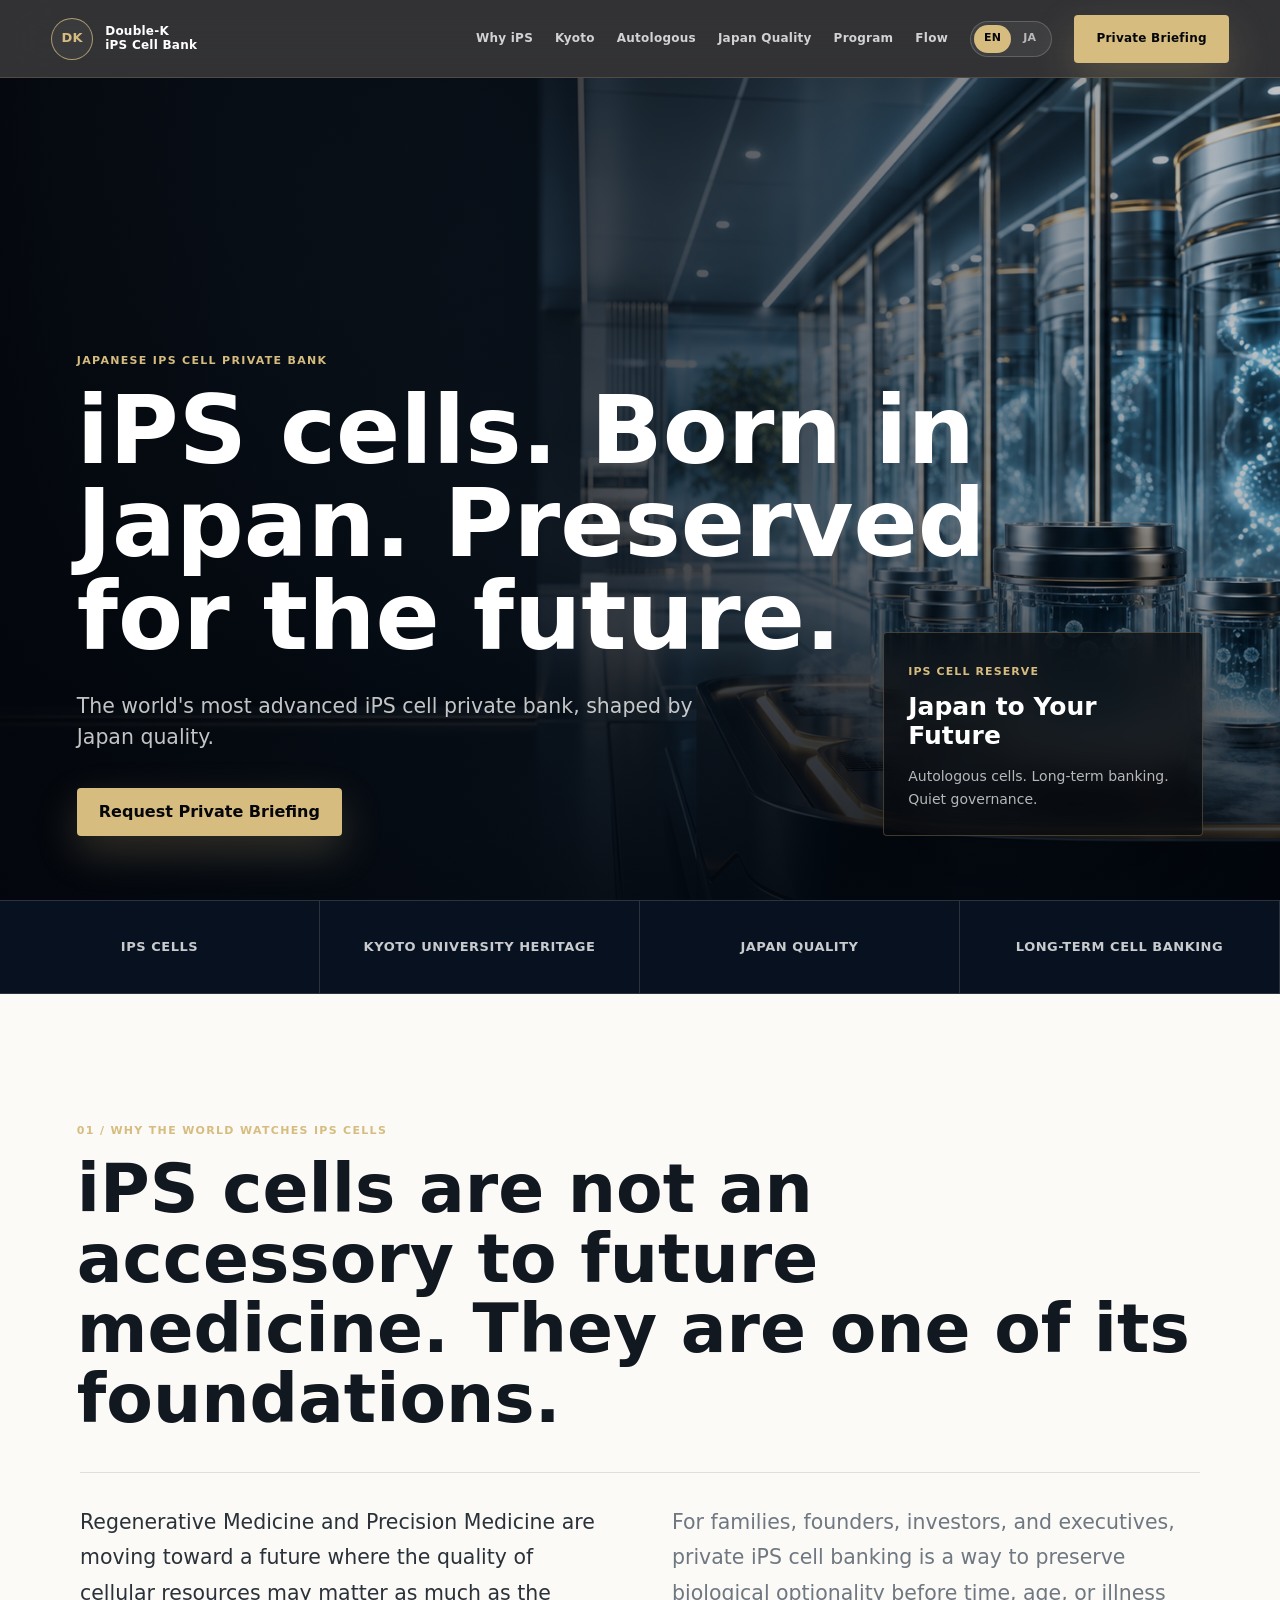
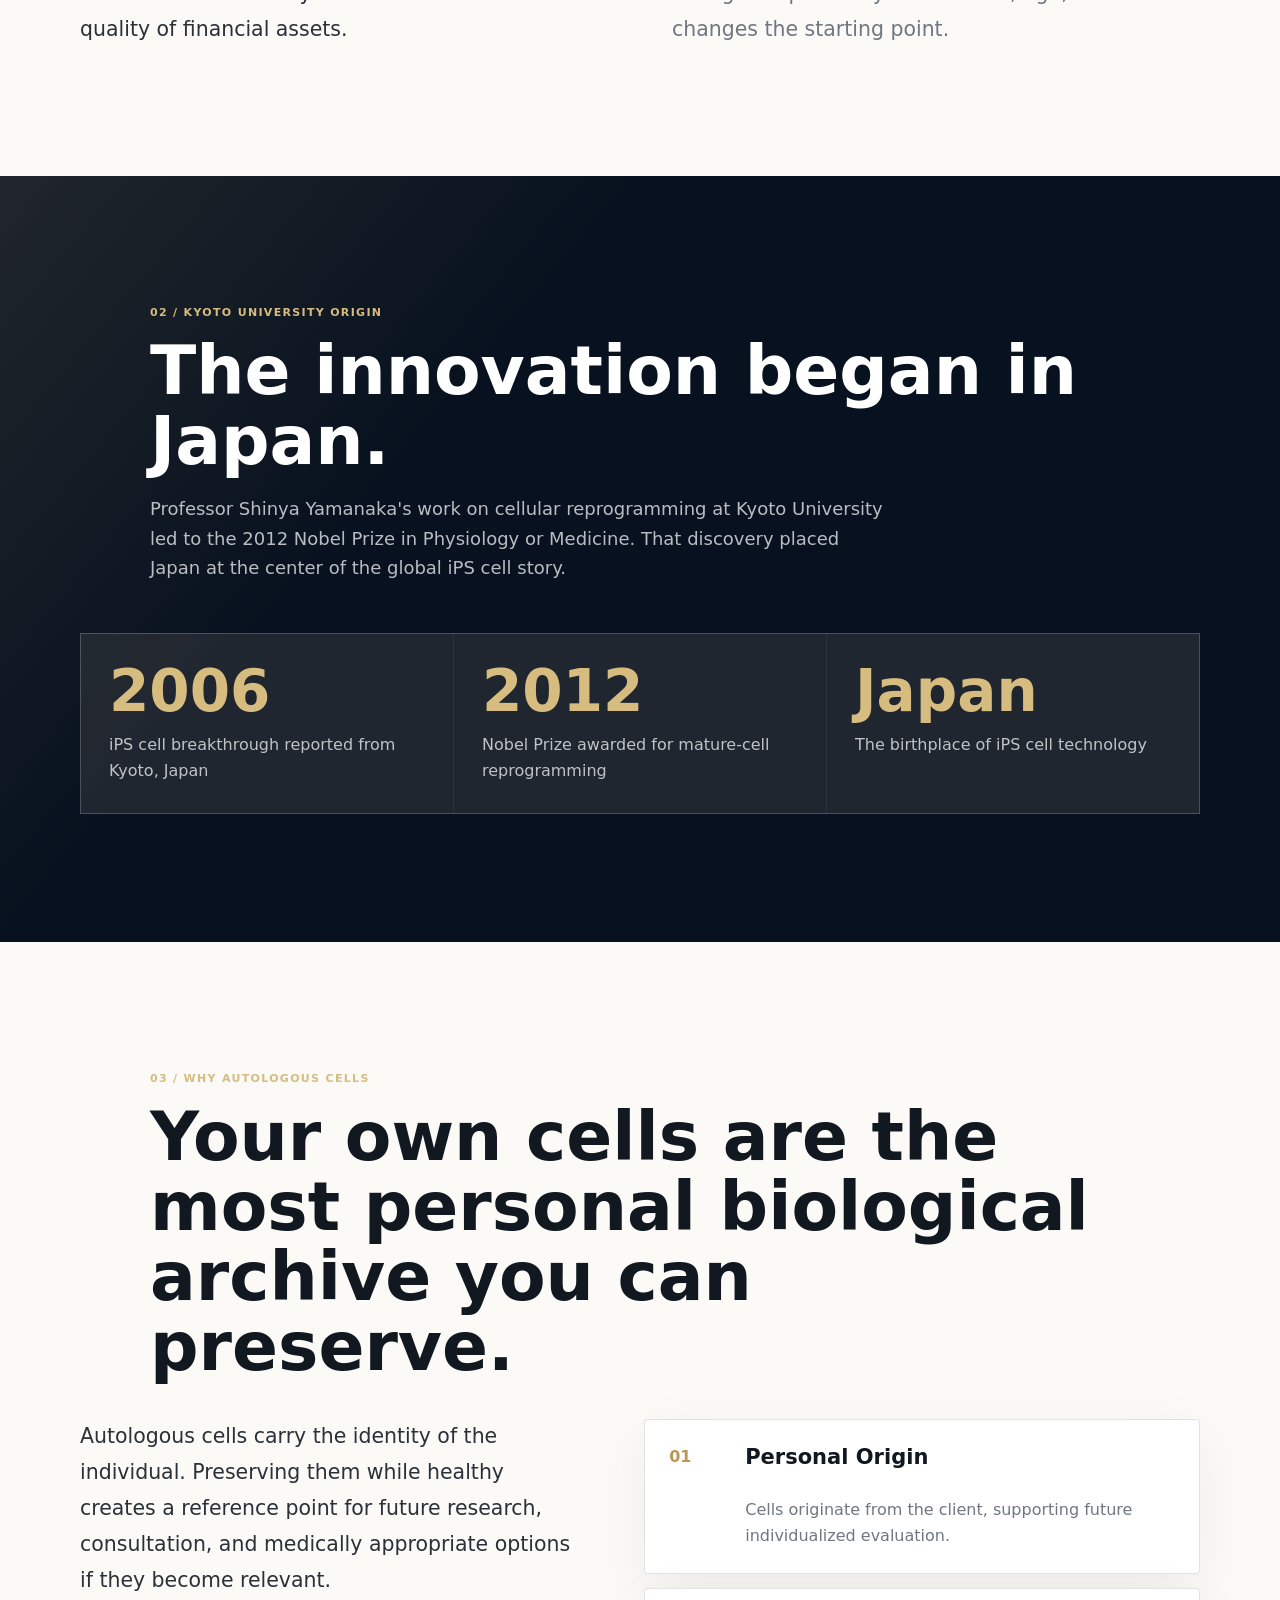
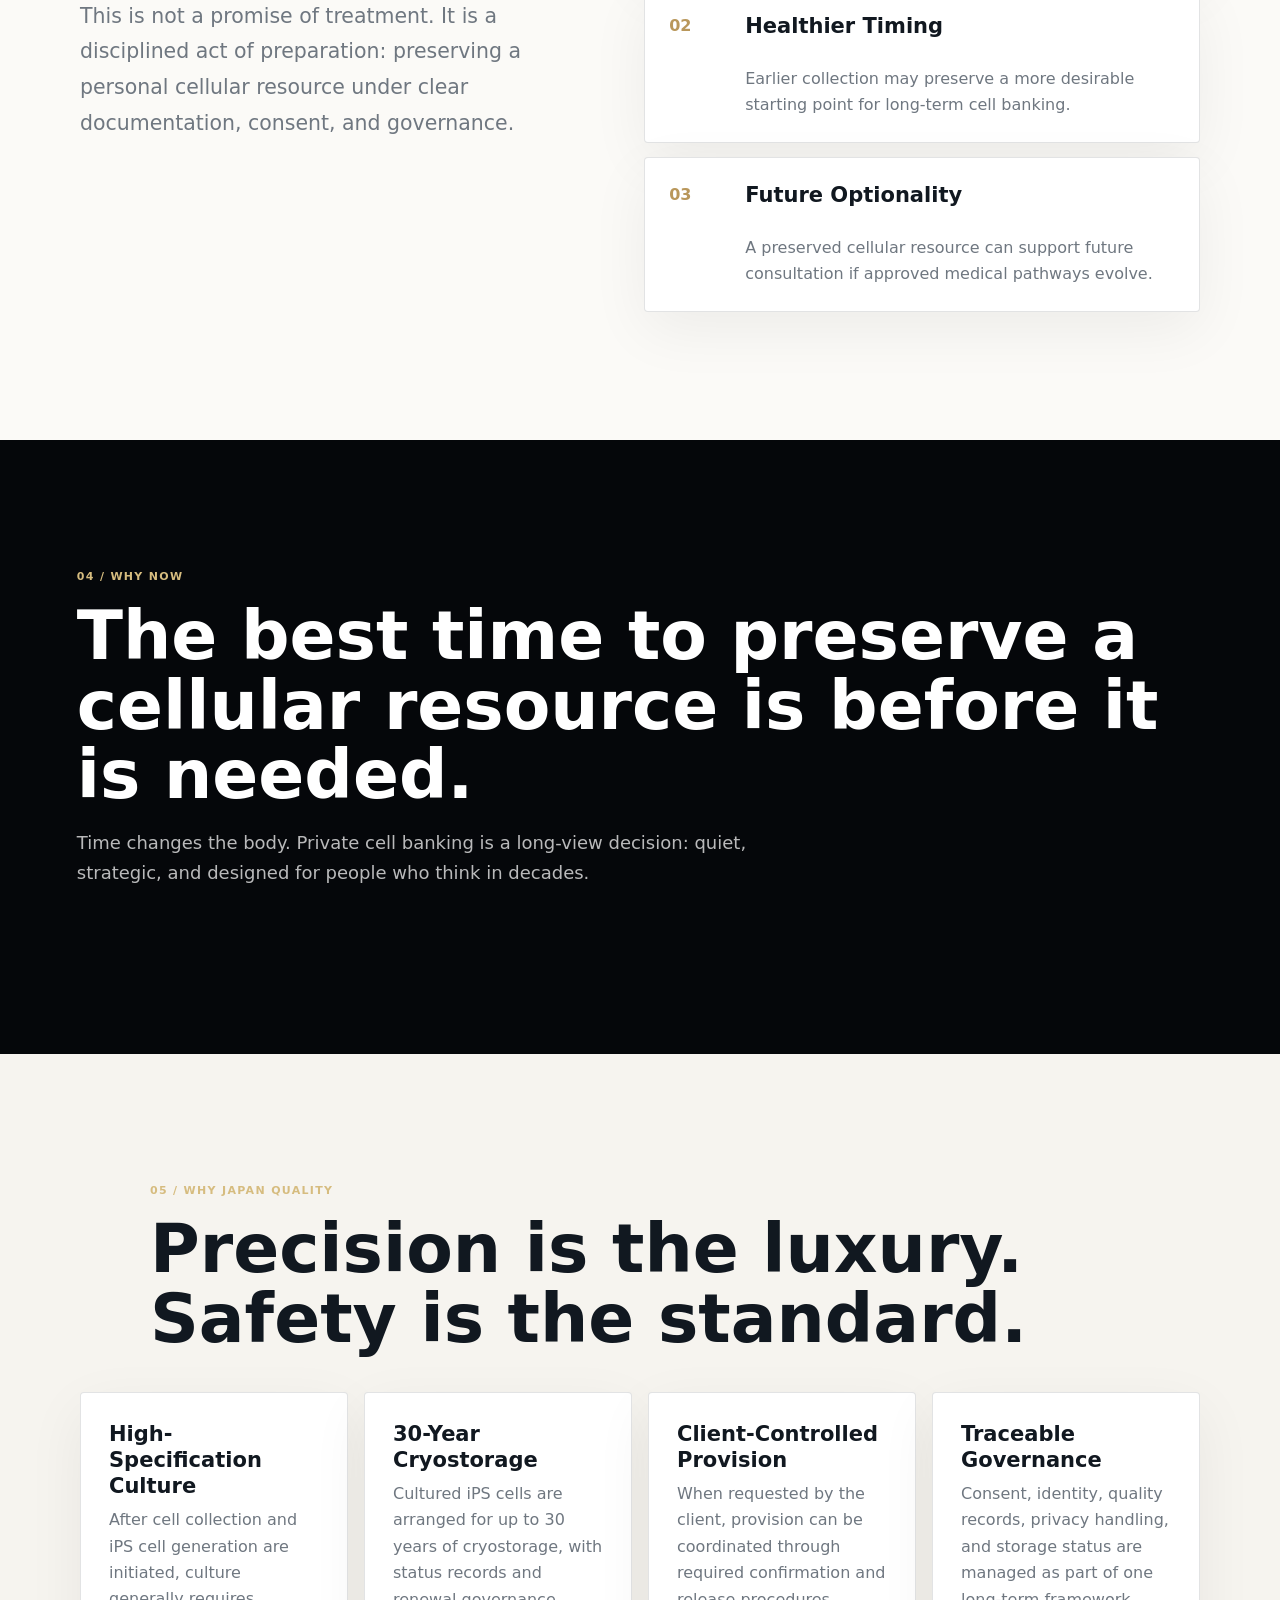
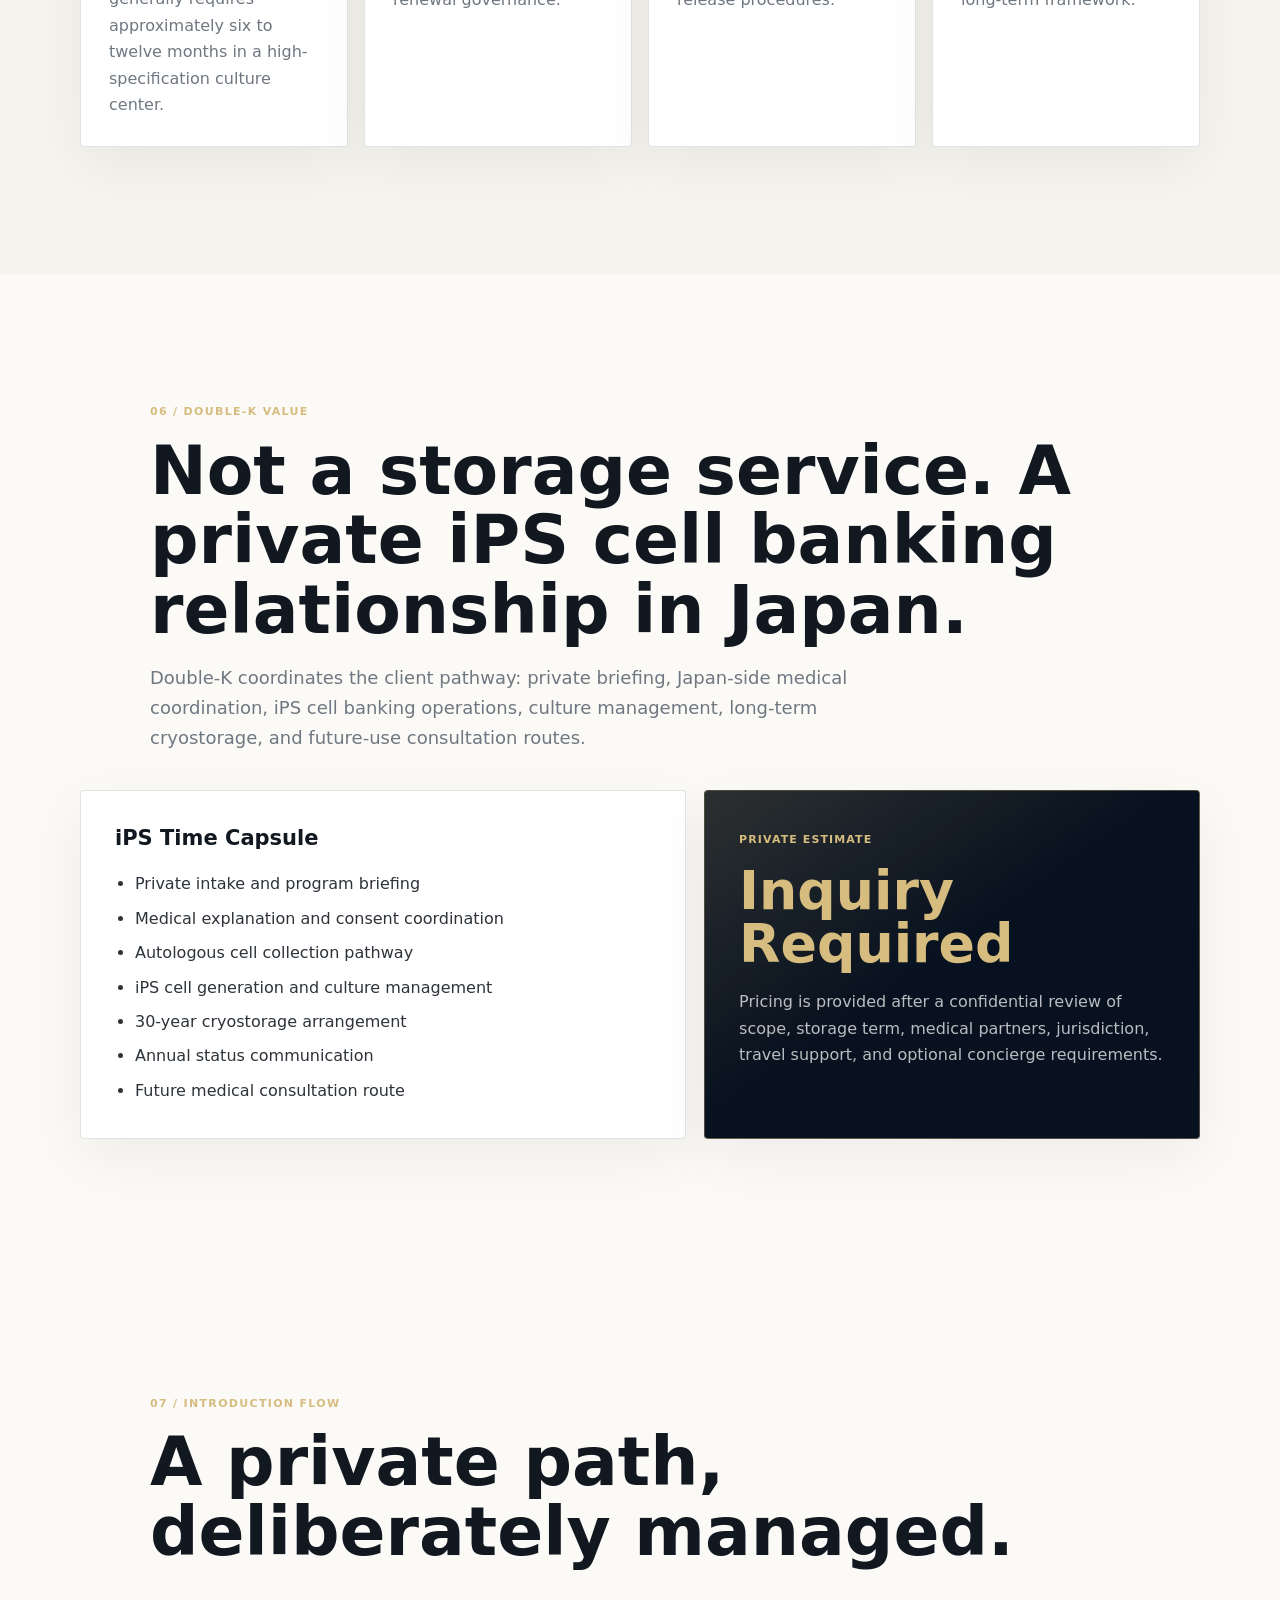
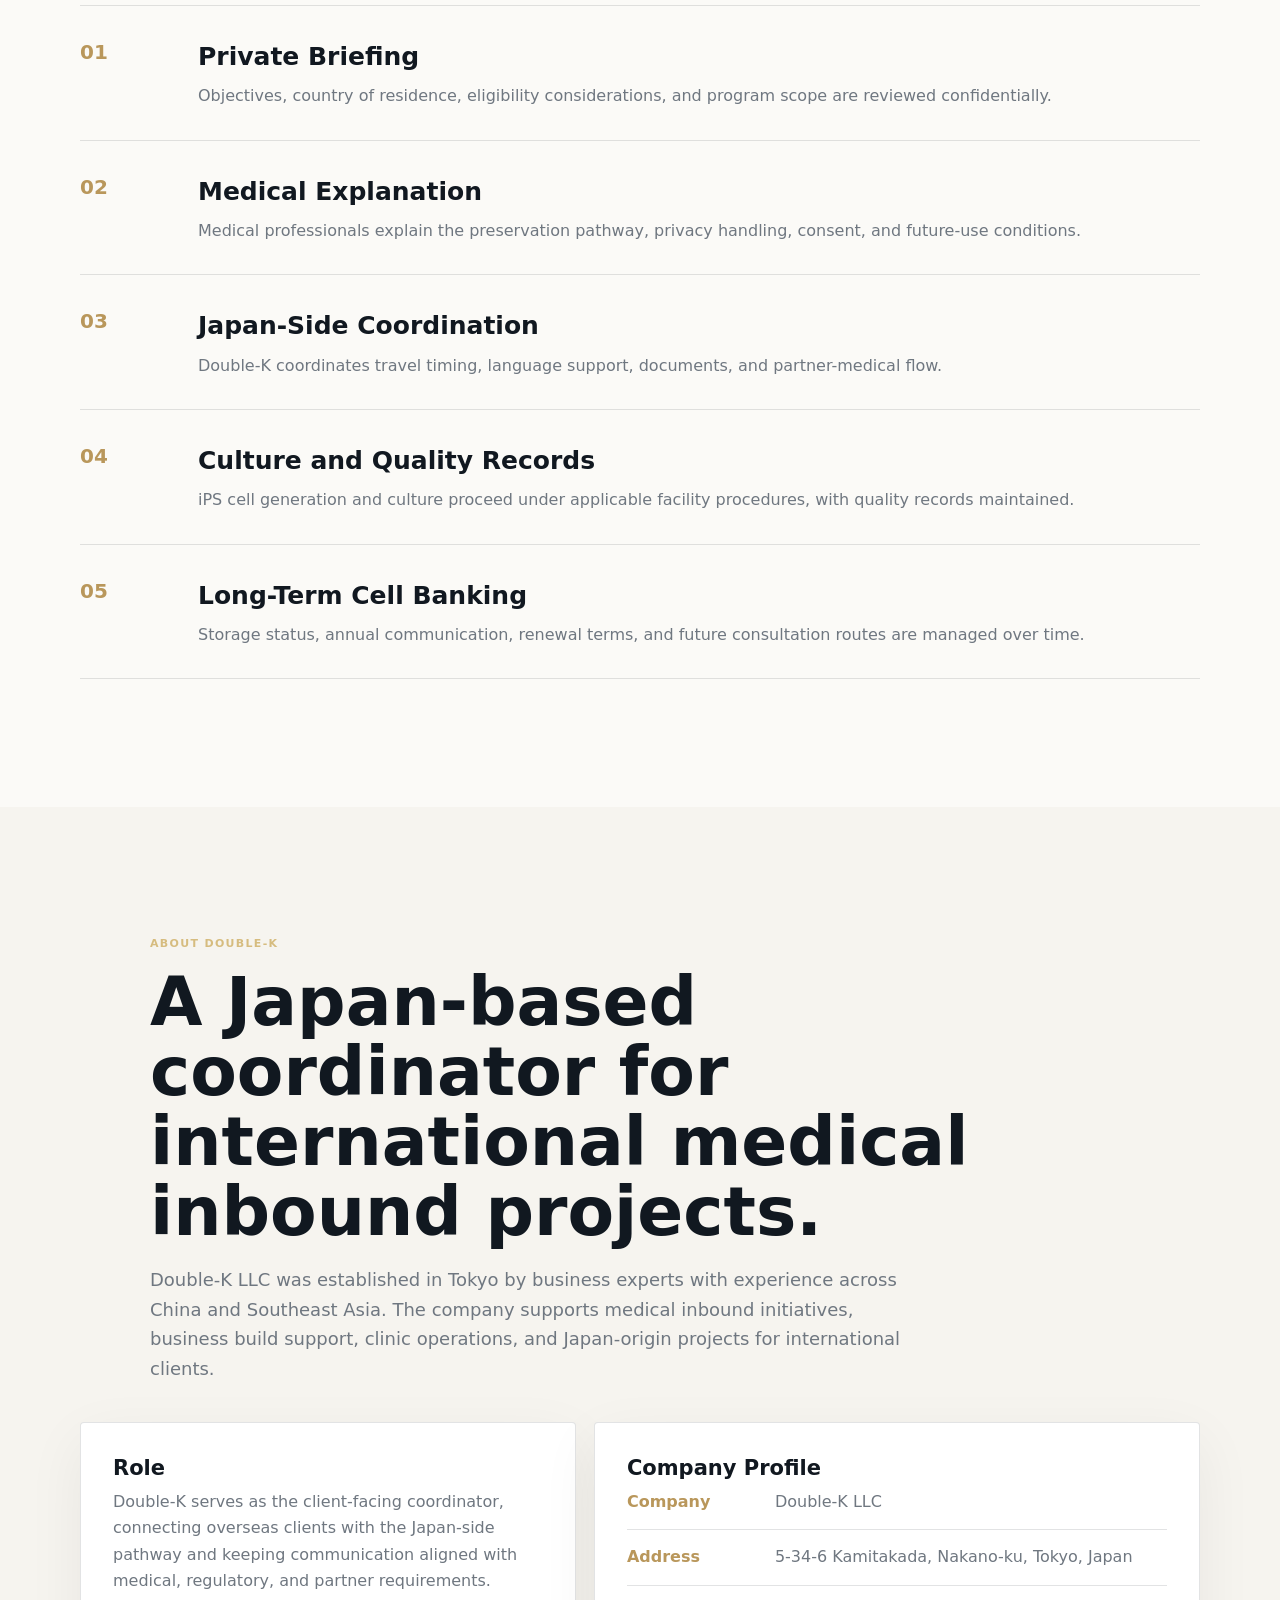
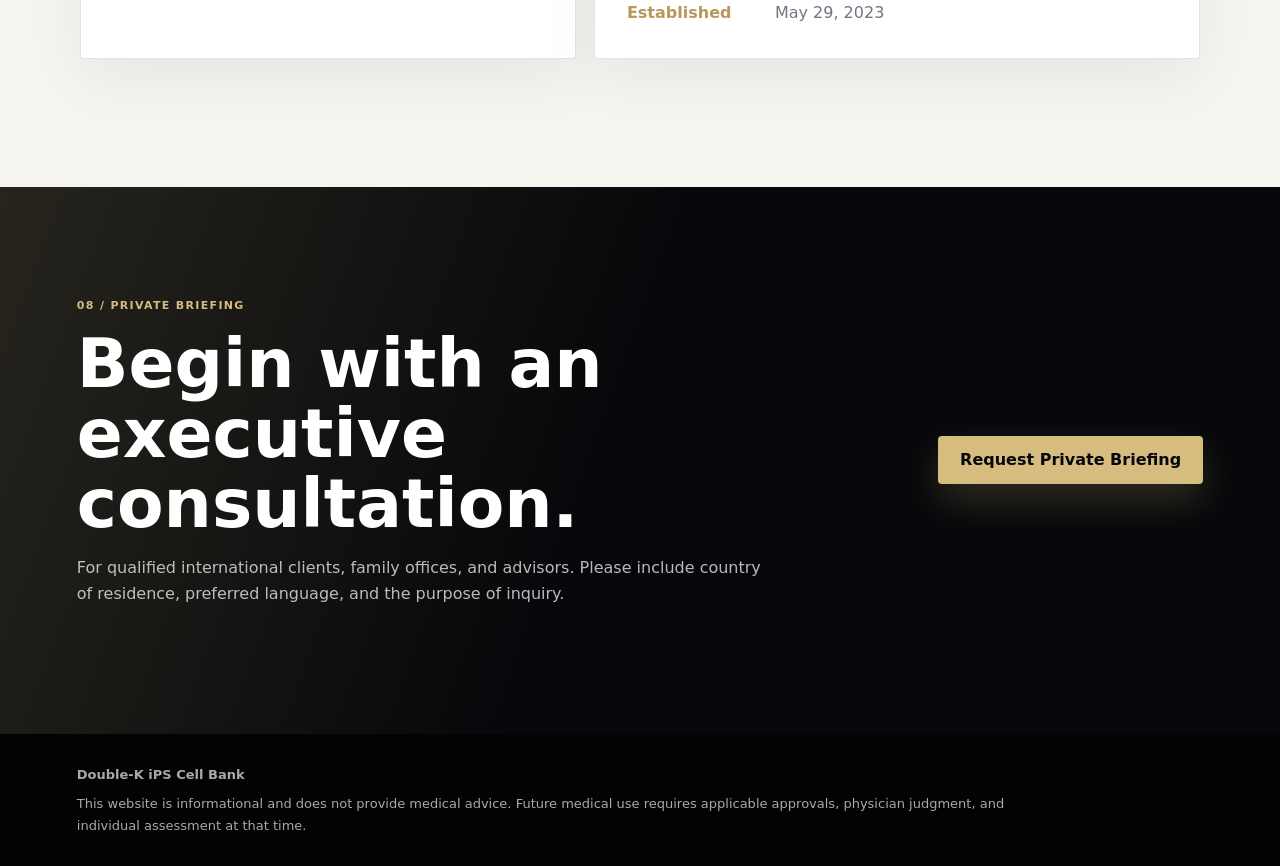
<file: index.html>
<!doctype html>
<html lang="en">
<head>
  <meta charset="utf-8">
  <meta name="viewport" content="width=device-width, initial-scale=1">
  <link rel="icon" type="image/svg+xml" href="assets/favicon.svg">
  <title>Double-K iPS Cell Bank | The World's Most Advanced iPS Cell Private Bank</title>
  <meta name="description" content="A Japan-quality private iPS cell bank for international executives, family offices, and future-focused clients seeking long-term cell banking built around Kyoto University licensed iPS cell technology.">
  <meta property="og:site_name" content="Double-K iPS Cell Bank">
  <meta property="og:title" content="Double-K iPS Cell Bank | The World's Most Advanced iPS Cell Private Bank">
  <meta property="og:description" content="World-class iPS cell private banking in Japan, designed for long-term cell preservation and future medical optionality.">
  <meta property="og:type" content="website">
  <meta property="og:image" content="assets/ips-cell-bank-hero.png">
  <meta name="twitter:card" content="summary_large_image">
  <link rel="stylesheet" href="styles.css">
</head>
<body>
  <header class="site-header">
    <a class="brand" href="#top" aria-label="Double-K iPS Cell Bank home">
      <span class="brand-mark">DK</span>
      <span>Double-K<br>iPS Cell Bank</span>
    </a>
    <button class="menu-button" type="button" aria-expanded="false" aria-controls="site-nav" aria-label="Open navigation">
      <span></span><span></span><span></span>
    </button>
    <nav id="site-nav" class="site-nav">
      <a href="#why">Why iPS</a>
      <a href="#origin">Kyoto</a>
      <a href="#cells">Autologous</a>
      <a href="#quality">Japan Quality</a>
      <a href="#program">Program</a>
      <a href="#process">Flow</a>
      <span class="lang-switch" aria-label="Language switcher">
        <a class="is-active" href="./" aria-current="page">EN</a>
        <a href="ja/">JA</a>
      </span>
      <a class="nav-cta" href="#contact">Private Briefing</a>
    </nav>
  </header>

  <main id="top">
    <section class="hero">
      <img class="hero-bg" src="assets/ips-cell-bank-hero.png" alt="Advanced iPS cell banking and cryostorage environment">
      <div class="hero-shade"></div>
      <div class="hero-copy">
        <p class="eyebrow">Japanese iPS Cell Private Bank</p>
        <h1>iPS cells. Born in Japan. Preserved for the future.</h1>
        <p class="lead">The world's most advanced iPS cell private bank, shaped by Japan quality.</p>
        <div class="hero-actions">
          <a class="button primary" href="#contact">Request Private Briefing</a>
        </div>
      </div>
      <aside class="hero-panel" aria-label="Program essence">
        <span class="panel-kicker">iPS Cell Reserve</span>
        <strong>Japan to Your Future</strong>
        <p>Autologous cells. Long-term banking. Quiet governance.</p>
      </aside>
    </section>

    <section class="proof-band" aria-label="Core credentials">
      <p>iPS Cells</p>
      <p>Kyoto University Heritage</p>
      <p>Japan Quality</p>
      <p>Long-term Cell Banking</p>
    </section>

    <section id="why" class="section editorial-section">
      <div class="section-heading wide-heading">
        <p class="eyebrow">01 / Why the World Watches iPS Cells</p>
        <h2>iPS cells are not an accessory to future medicine. They are one of its foundations.</h2>
      </div>
      <div class="statement-grid">
        <p>Regenerative Medicine and Precision Medicine are moving toward a future where the quality of cellular resources may matter as much as the quality of financial assets.</p>
        <p>For families, founders, investors, and executives, private iPS cell banking is a way to preserve biological optionality before time, age, or illness changes the starting point.</p>
      </div>
    </section>

    <section id="origin" class="section origin-section">
      <div class="origin-card">
        <p class="eyebrow">02 / Kyoto University Origin</p>
        <h2>The innovation began in Japan.</h2>
        <p>Professor Shinya Yamanaka's work on cellular reprogramming at Kyoto University led to the 2012 Nobel Prize in Physiology or Medicine. That discovery placed Japan at the center of the global iPS cell story.</p>
      </div>
      <div class="origin-metrics" aria-label="iPS cell origin signals">
        <article><strong>2006</strong><span>iPS cell breakthrough reported from Kyoto, Japan</span></article>
        <article><strong>2012</strong><span>Nobel Prize awarded for mature-cell reprogramming</span></article>
        <article><strong>Japan</strong><span>The birthplace of iPS cell technology</span></article>
      </div>
    </section>

    <section id="cells" class="section split-section">
      <div class="section-heading">
        <p class="eyebrow">03 / Why Autologous Cells</p>
        <h2>Your own cells are the most personal biological archive you can preserve.</h2>
      </div>
      <div class="split-grid">
        <div class="quiet-copy">
          <p>Autologous cells carry the identity of the individual. Preserving them while healthy creates a reference point for future research, consultation, and medically appropriate options if they become relevant.</p>
          <p>This is not a promise of treatment. It is a disciplined act of preparation: preserving a personal cellular resource under clear documentation, consent, and governance.</p>
        </div>
        <div class="signal-list">
          <article><span>01</span><h3>Personal Origin</h3><p>Cells originate from the client, supporting future individualized evaluation.</p></article>
          <article><span>02</span><h3>Healthier Timing</h3><p>Earlier collection may preserve a more desirable starting point for long-term cell banking.</p></article>
          <article><span>03</span><h3>Future Optionality</h3><p>A preserved cellular resource can support future consultation if approved medical pathways evolve.</p></article>
        </div>
      </div>
    </section>

    <section id="timing" class="section dark-section">
      <div class="section-heading wide-heading">
        <p class="eyebrow">04 / Why Now</p>
        <h2>The best time to preserve a cellular resource is before it is needed.</h2>
        <p>Time changes the body. Private cell banking is a long-view decision: quiet, strategic, and designed for people who think in decades.</p>
      </div>
    </section>

    <section id="quality" class="section quality-section">
      <div class="section-heading">
        <p class="eyebrow">05 / Why Japan Quality</p>
        <h2>Precision is the luxury. Safety is the standard.</h2>
      </div>
      <div class="feature-grid">
        <article><h3>High-Specification Culture</h3><p>After cell collection and iPS cell generation are initiated, culture generally requires approximately six to twelve months in a high-specification culture center.</p></article>
        <article><h3>30-Year Cryostorage</h3><p>Cultured iPS cells are arranged for up to 30 years of cryostorage, with status records and renewal governance.</p></article>
        <article><h3>Client-Controlled Provision</h3><p>When requested by the client, provision can be coordinated through required confirmation and release procedures.</p></article>
        <article><h3>Traceable Governance</h3><p>Consent, identity, quality records, privacy handling, and storage status are managed as part of one long-term framework.</p></article>
      </div>
    </section>

    <section id="program" class="section program-section">
      <div class="section-heading">
        <p class="eyebrow">06 / Double-K Value</p>
        <h2>Not a storage service. A private iPS cell banking relationship in Japan.</h2>
        <p>Double-K coordinates the client pathway: private briefing, Japan-side medical coordination, iPS cell banking operations, culture management, long-term cryostorage, and future-use consultation routes.</p>
      </div>
      <div class="program-grid">
        <article>
          <h3>iPS Time Capsule</h3>
          <ul>
            <li>Private intake and program briefing</li>
            <li>Medical explanation and consent coordination</li>
            <li>Autologous cell collection pathway</li>
            <li>iPS cell generation and culture management</li>
            <li>30-year cryostorage arrangement</li>
            <li>Annual status communication</li>
            <li>Future medical consultation route</li>
          </ul>
        </article>
        <article class="estimate-card">
          <span>Private Estimate</span>
          <strong>Inquiry Required</strong>
          <p>Pricing is provided after a confidential review of scope, storage term, medical partners, jurisdiction, travel support, and optional concierge requirements.</p>
        </article>
      </div>
    </section>

    <section id="process" class="section process-section">
      <div class="section-heading">
        <p class="eyebrow">07 / Introduction Flow</p>
        <h2>A private path, deliberately managed.</h2>
      </div>
      <ol class="process-list">
        <li><span>01</span><div><h3>Private Briefing</h3><p>Objectives, country of residence, eligibility considerations, and program scope are reviewed confidentially.</p></div></li>
        <li><span>02</span><div><h3>Medical Explanation</h3><p>Medical professionals explain the preservation pathway, privacy handling, consent, and future-use conditions.</p></div></li>
        <li><span>03</span><div><h3>Japan-Side Coordination</h3><p>Double-K coordinates travel timing, language support, documents, and partner-medical flow.</p></div></li>
        <li><span>04</span><div><h3>Culture and Quality Records</h3><p>iPS cell generation and culture proceed under applicable facility procedures, with quality records maintained.</p></div></li>
        <li><span>05</span><div><h3>Long-Term Cell Banking</h3><p>Storage status, annual communication, renewal terms, and future consultation routes are managed over time.</p></div></li>
      </ol>
    </section>

    <section id="about" class="section about-section">
      <div class="section-heading">
        <p class="eyebrow">About Double-K</p>
        <h2>A Japan-based coordinator for international medical inbound projects.</h2>
        <p>Double-K LLC was established in Tokyo by business experts with experience across China and Southeast Asia. The company supports medical inbound initiatives, business build support, clinic operations, and Japan-origin projects for international clients.</p>
      </div>
      <div class="about-grid">
        <article><h3>Role</h3><p>Double-K serves as the client-facing coordinator, connecting overseas clients with the Japan-side pathway and keeping communication aligned with medical, regulatory, and partner requirements.</p></article>
        <article>
          <h3>Company Profile</h3>
          <dl class="company-list">
            <div><dt>Company</dt><dd>Double-K LLC</dd></div>
            <div><dt>Address</dt><dd>5-34-6 Kamitakada, Nakano-ku, Tokyo, Japan</dd></div>
            <div><dt>Established</dt><dd>May 29, 2023</dd></div>
          </dl>
        </article>
      </div>
    </section>

    <section id="contact" class="cta-section">
      <div>
        <p class="eyebrow">08 / Private Briefing</p>
        <h2>Begin with an executive consultation.</h2>
        <p>For qualified international clients, family offices, and advisors. Please include country of residence, preferred language, and the purpose of inquiry.</p>
      </div>
      <a class="button primary" href="mailto:info@double-k.co.jp?subject=Double-K%20iPS%20Cell%20Bank%20Private%20Briefing">Request Private Briefing</a>
    </section>
  </main>

  <footer class="site-footer">
    <p><strong>Double-K iPS Cell Bank</strong></p>
    <p>This website is informational and does not provide medical advice. Future medical use requires applicable approvals, physician judgment, and individual assessment at that time.</p>
  </footer>

  <script src="script.js"></script>
</body>
</html>
</file>
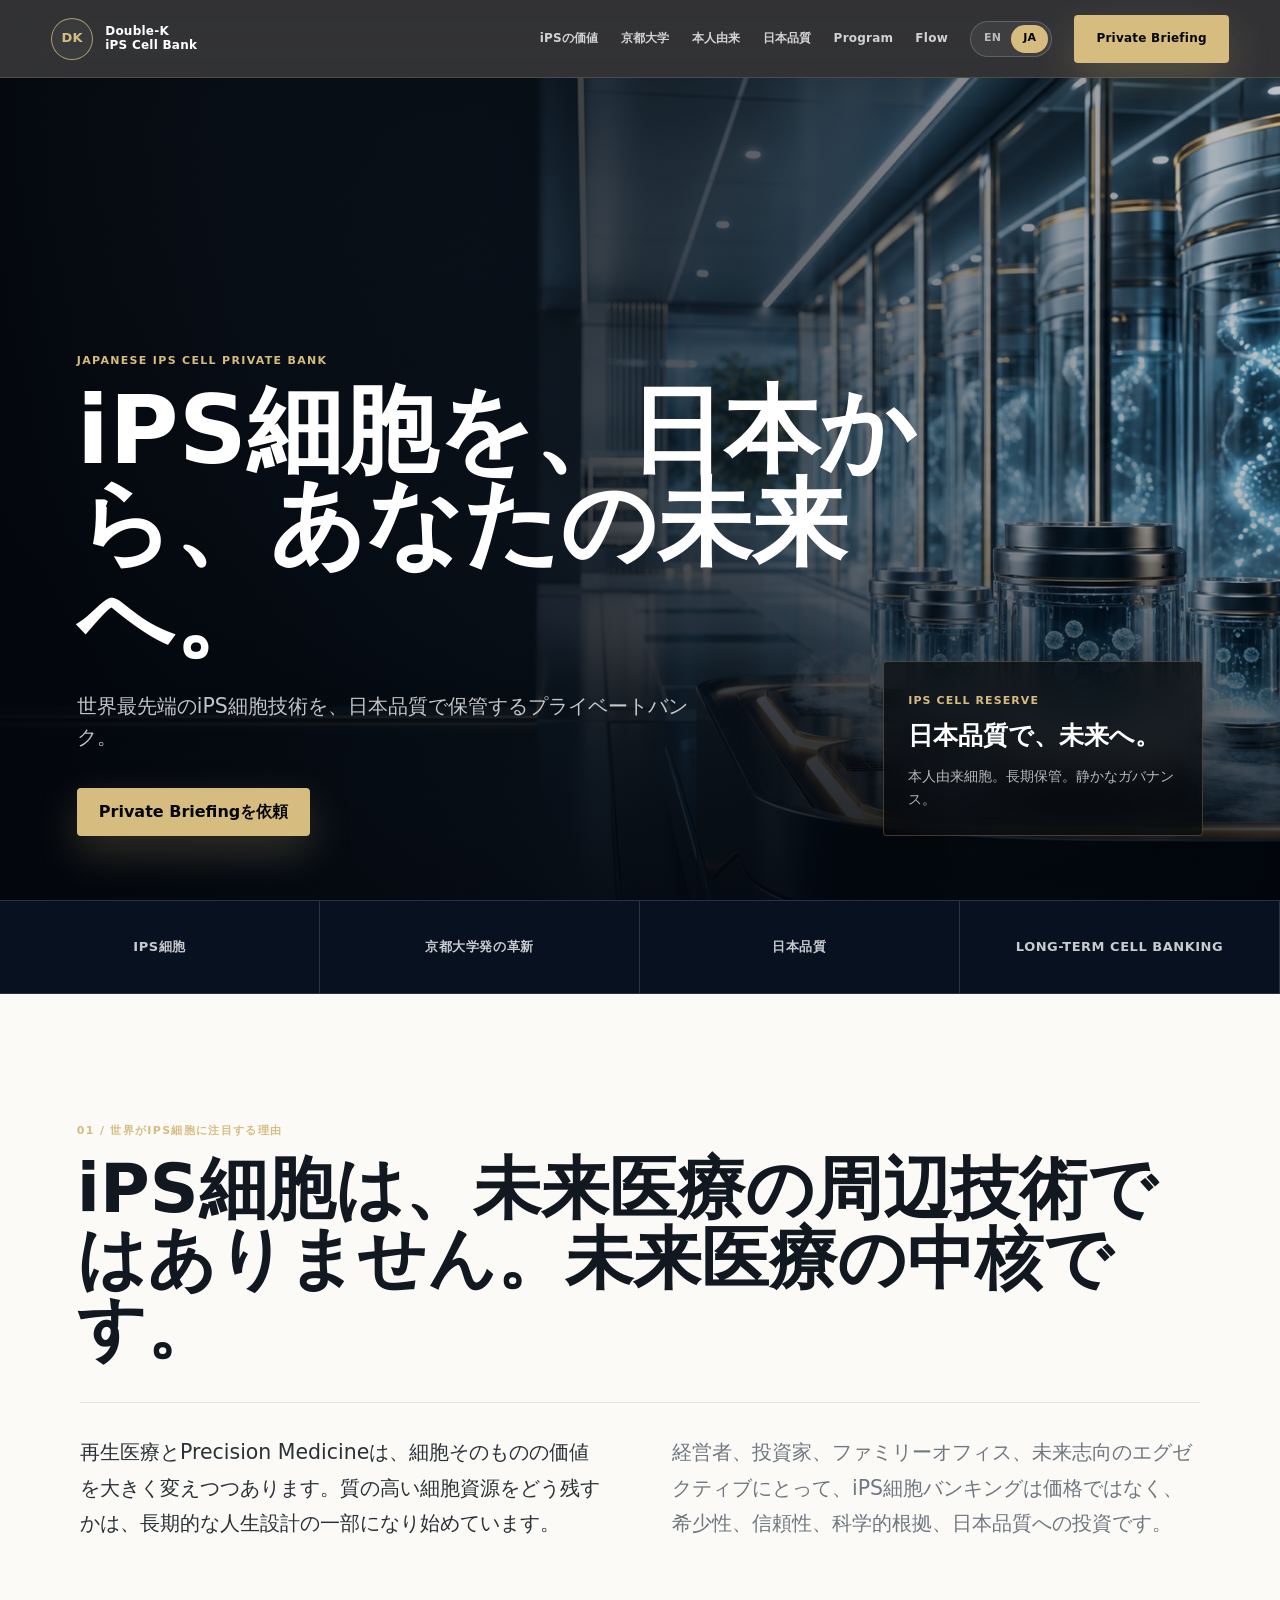
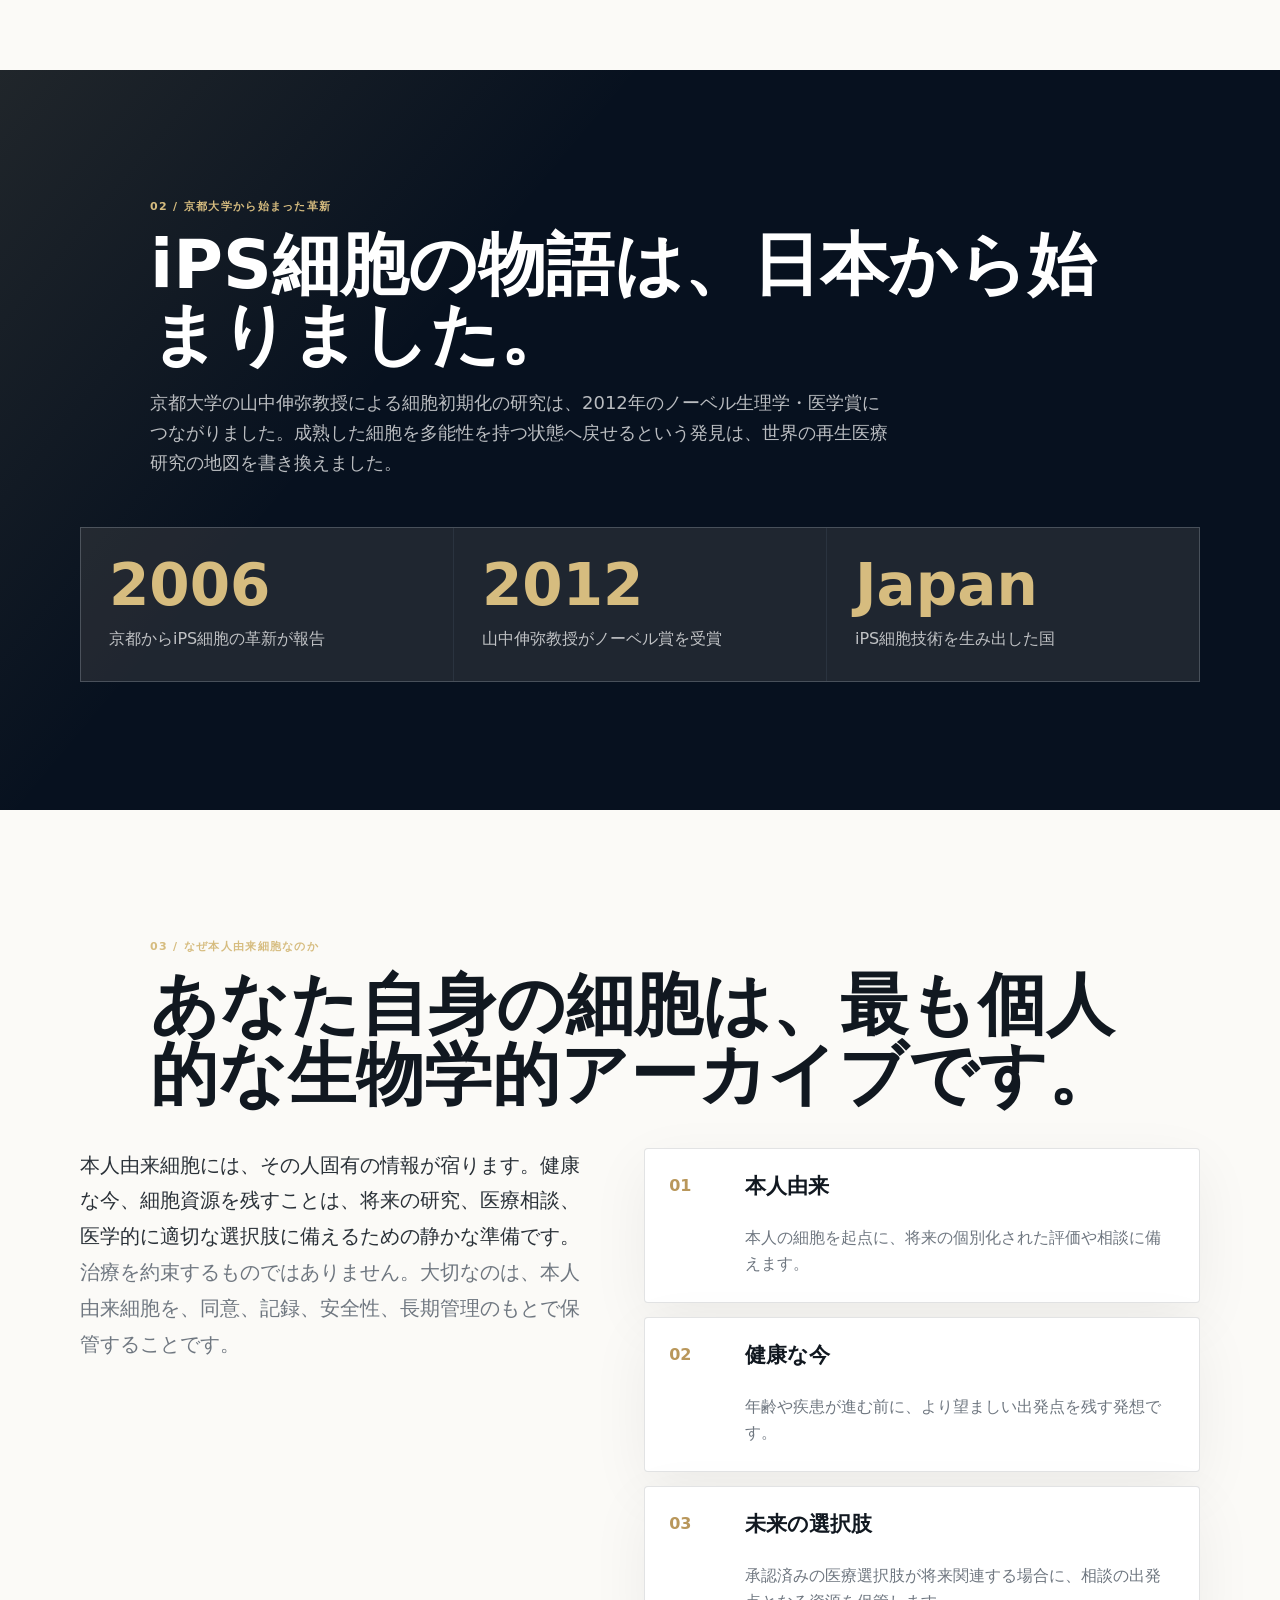
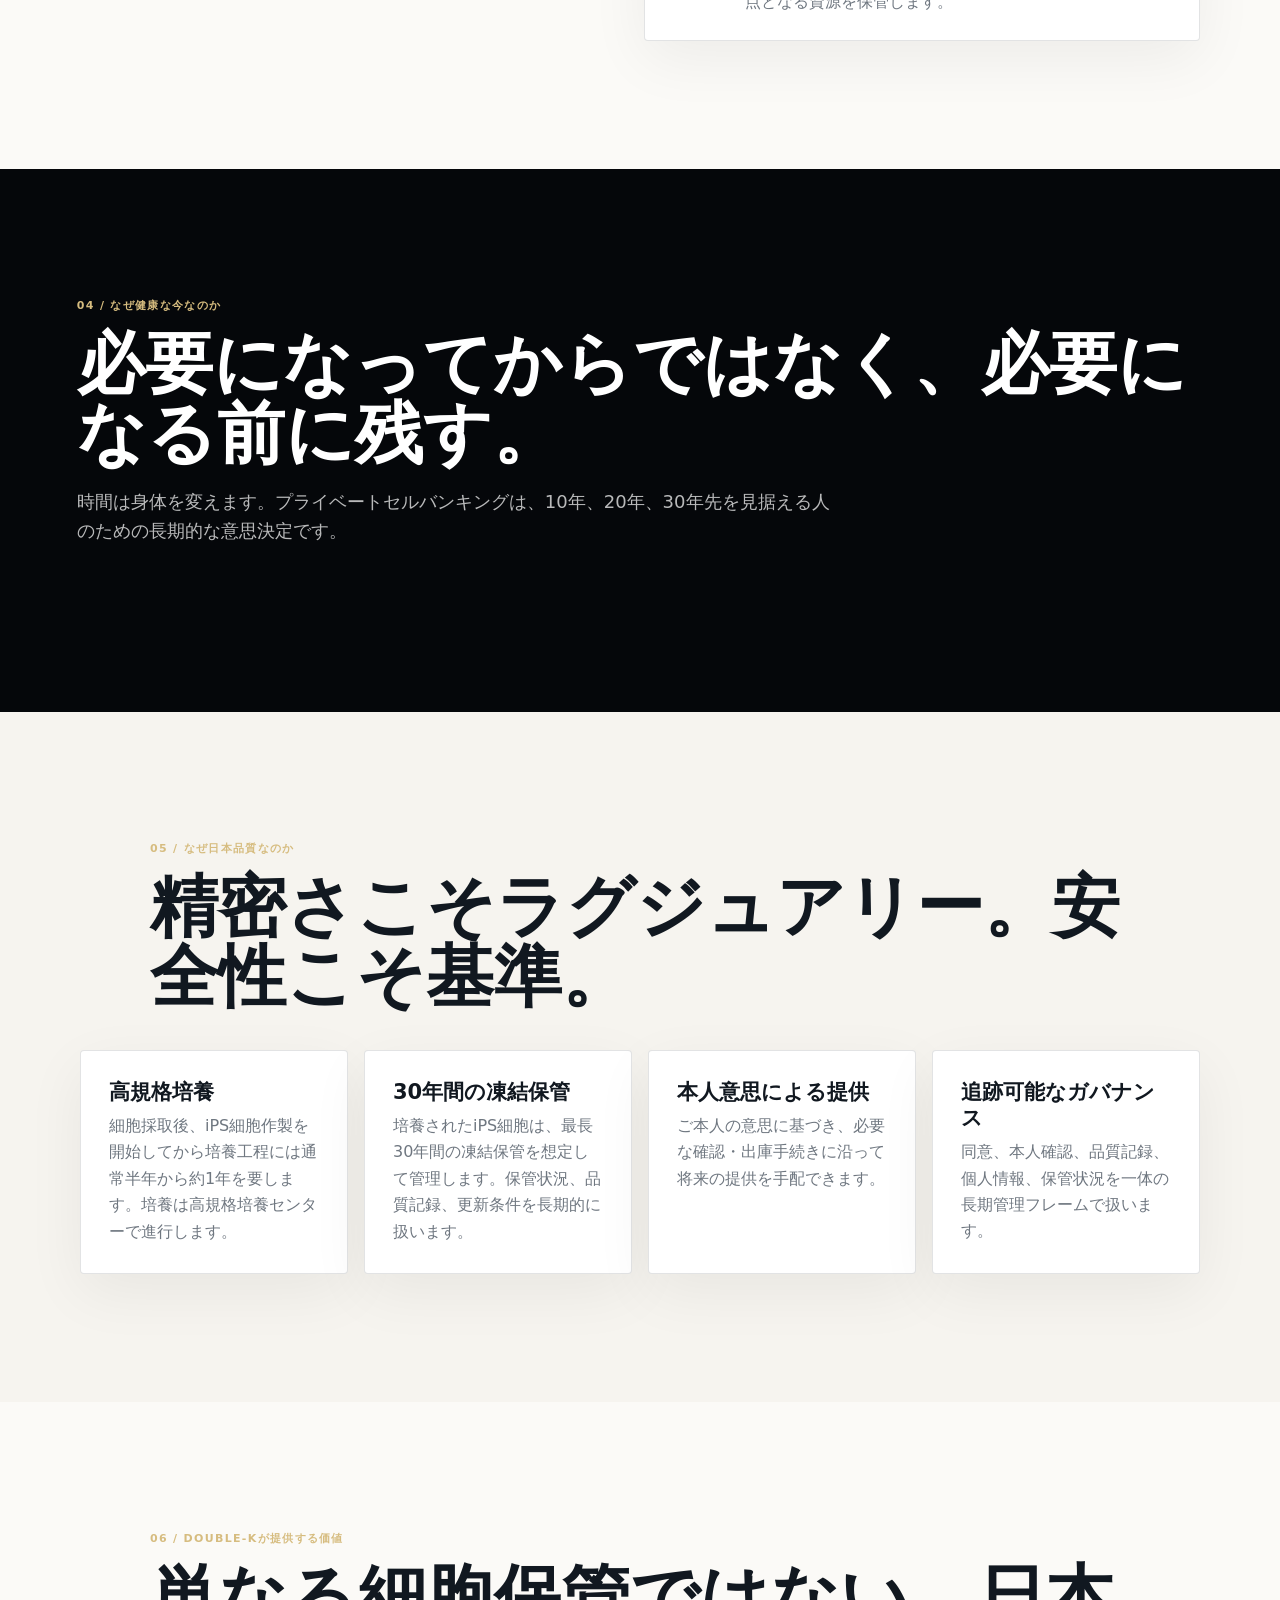
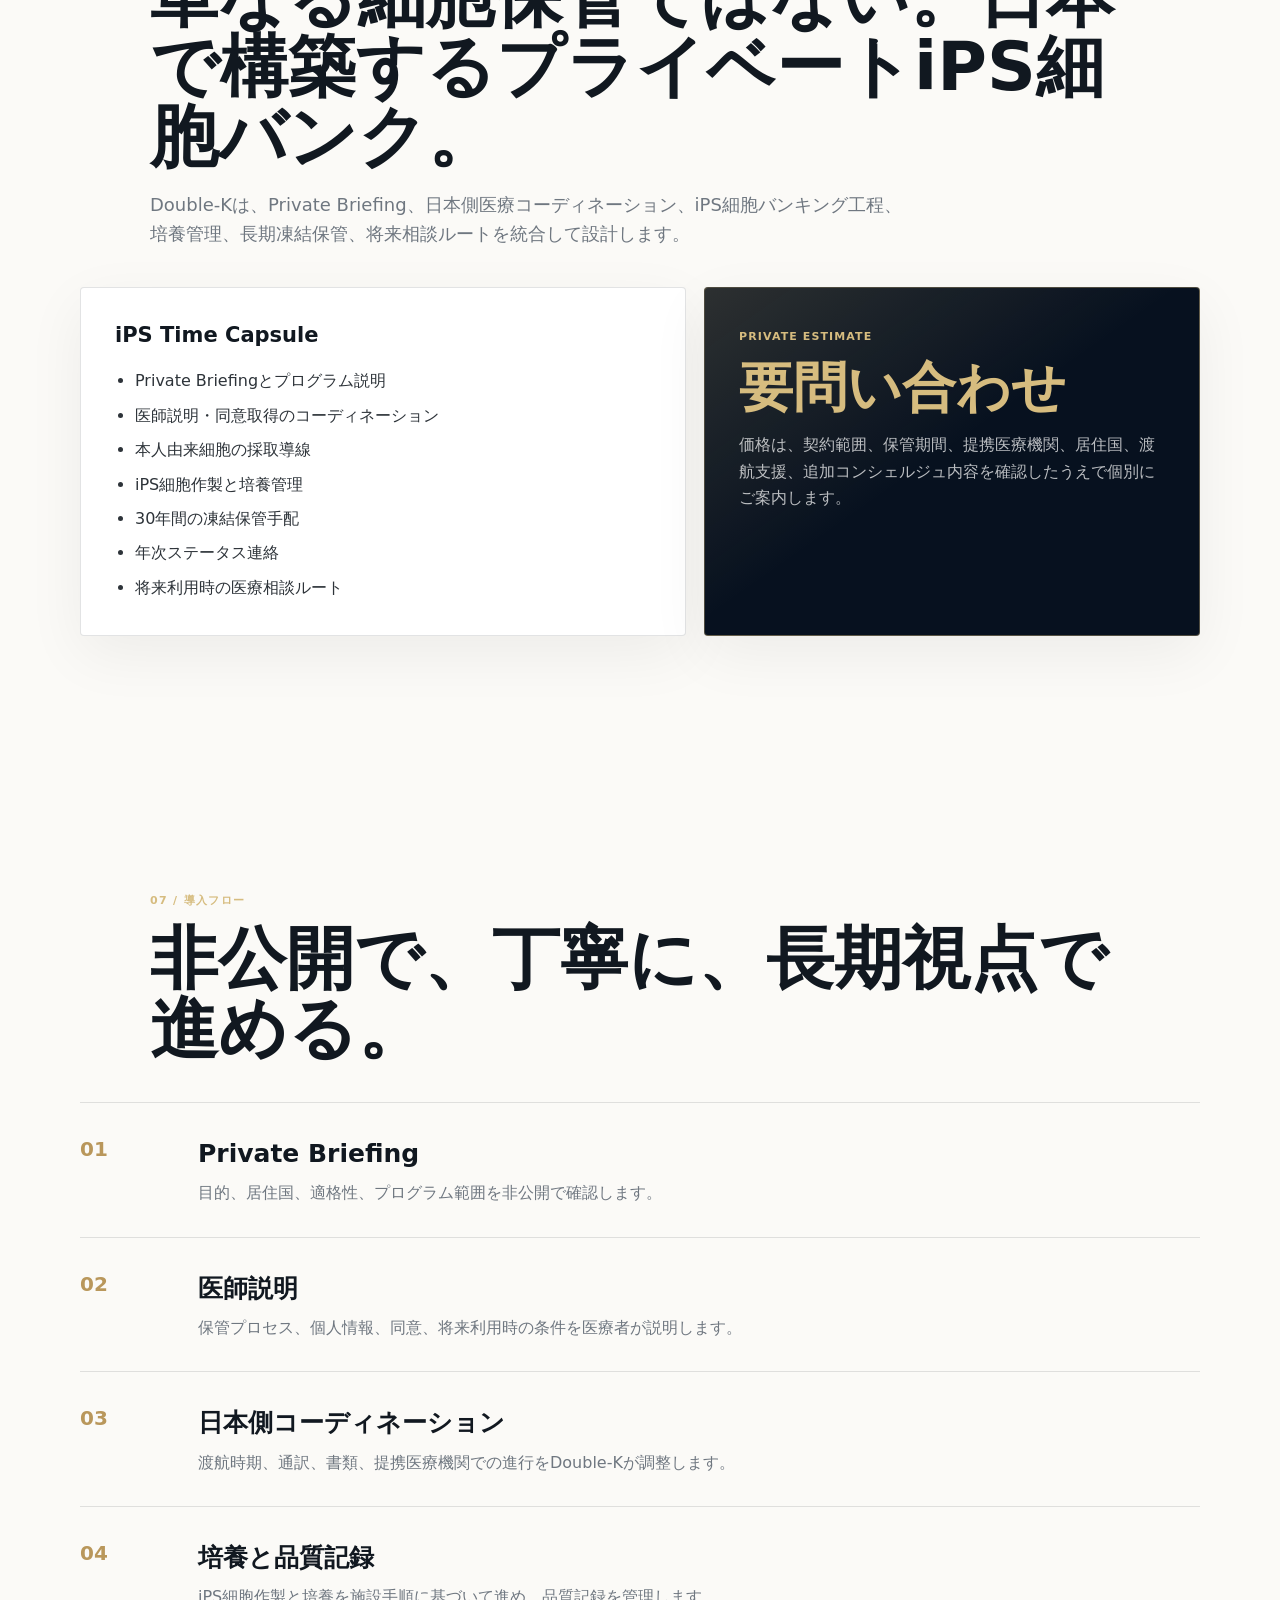
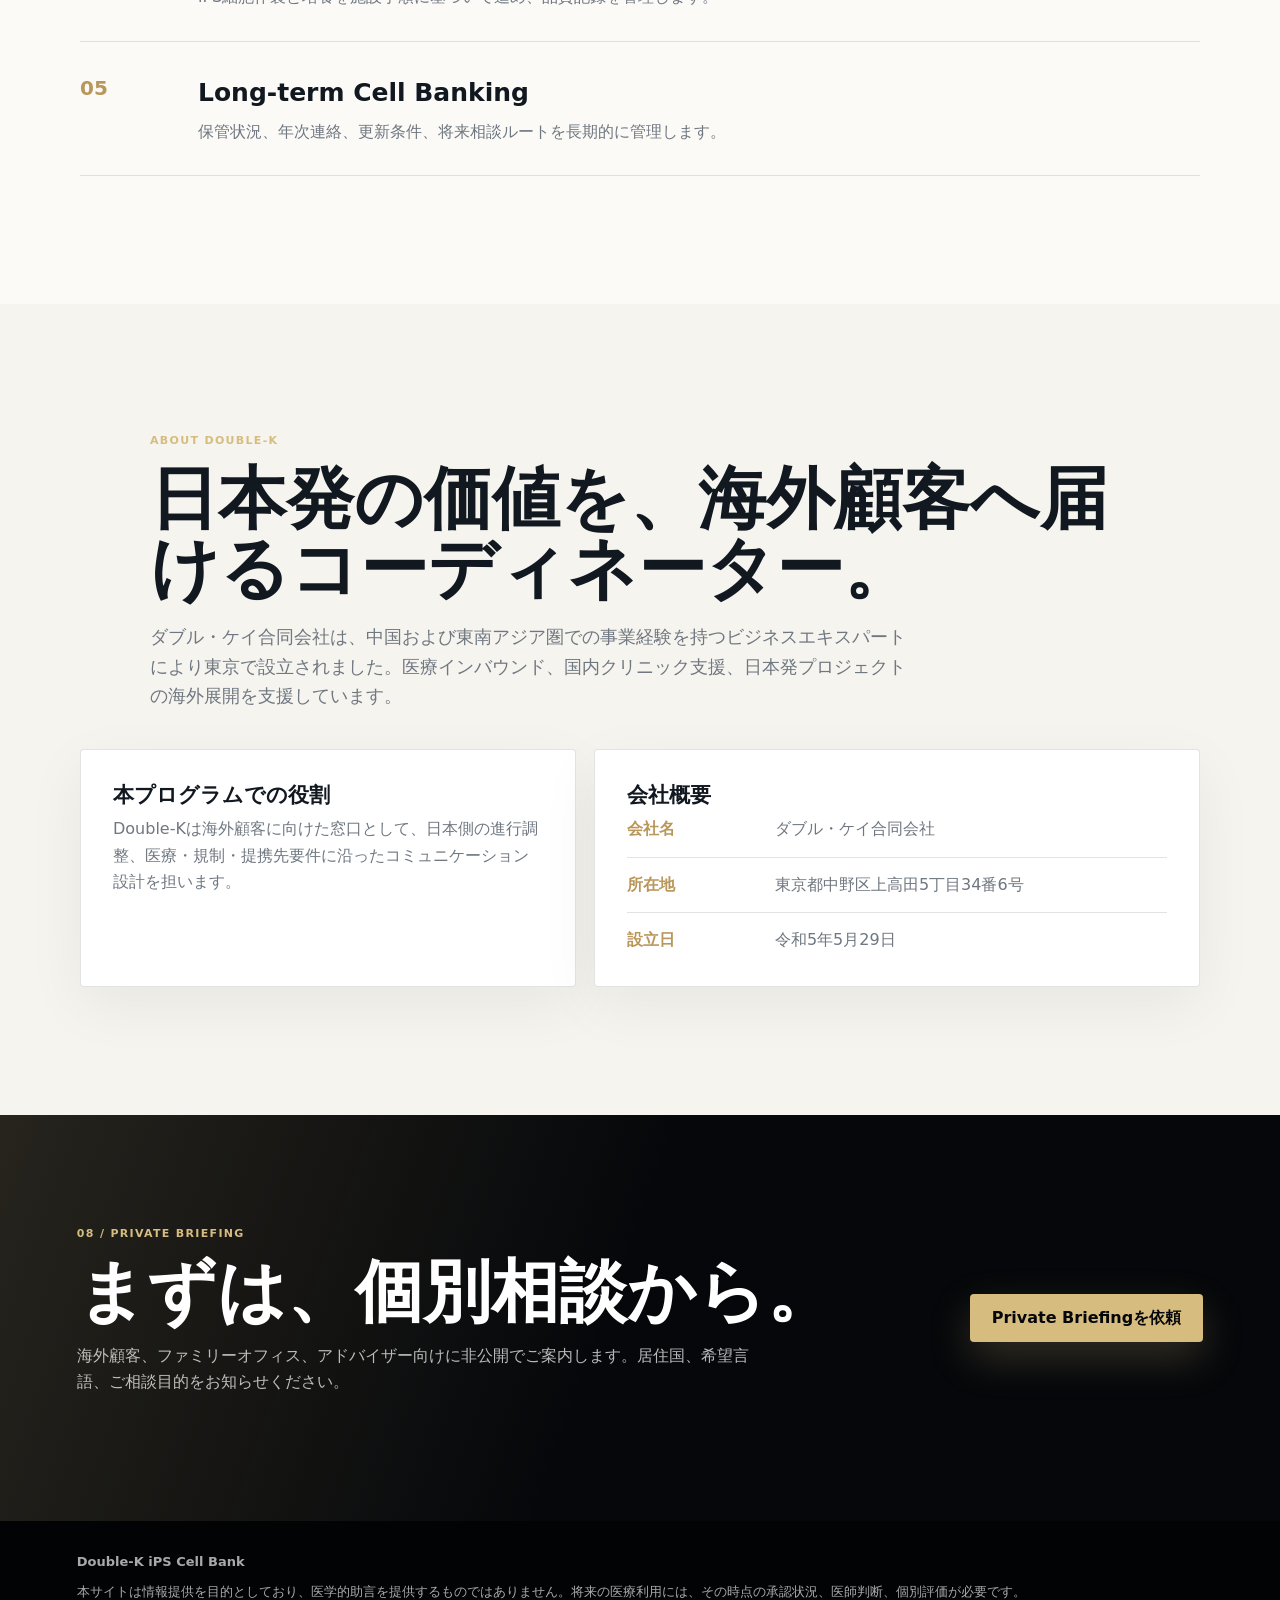
<file: ja/index.html>
<!doctype html>
<html lang="ja">
<head>
  <meta charset="utf-8">
  <meta name="viewport" content="width=device-width, initial-scale=1">
  <link rel="icon" type="image/svg+xml" href="../assets/favicon.svg">
  <title>Double-K iPS細胞バンク | 世界最先端のiPS細胞プライベートバンク</title>
  <meta name="description" content="Double-K iPS細胞バンクは、京都大学発のiPS細胞技術、日本品質の長期管理、本人由来細胞の保管を軸とする、海外富裕層向けプライベートiPSセルバンクです。">
  <meta property="og:site_name" content="Double-K iPS細胞バンク">
  <meta property="og:title" content="Double-K iPS細胞バンク | 世界最先端のiPS細胞プライベートバンク">
  <meta property="og:description" content="世界最先端のiPS細胞技術を、あなた自身の未来へ。">
  <meta property="og:type" content="website">
  <meta property="og:image" content="../assets/ips-cell-bank-hero.png">
  <meta name="twitter:card" content="summary_large_image">
  <link rel="stylesheet" href="../styles.css">
</head>
<body>
  <header class="site-header">
    <a class="brand" href="#top" aria-label="Double-K iPS細胞バンク ホーム">
      <span class="brand-mark">DK</span>
      <span>Double-K<br>iPS Cell Bank</span>
    </a>
    <button class="menu-button" type="button" aria-expanded="false" aria-controls="site-nav" aria-label="ナビゲーションを開く">
      <span></span><span></span><span></span>
    </button>
    <nav id="site-nav" class="site-nav">
      <a href="#why">iPSの価値</a>
      <a href="#origin">京都大学</a>
      <a href="#cells">本人由来</a>
      <a href="#quality">日本品質</a>
      <a href="#program">Program</a>
      <a href="#process">Flow</a>
      <span class="lang-switch" aria-label="言語切り替え">
        <a href="../">EN</a>
        <a class="is-active" href="./" aria-current="page">JA</a>
      </span>
      <a class="nav-cta" href="#contact">Private Briefing</a>
    </nav>
  </header>

  <main id="top">
    <section class="hero">
      <img class="hero-bg" src="../assets/ips-cell-bank-hero.png" alt="先端的なiPS細胞バンキングと凍結保管環境">
      <div class="hero-shade"></div>
      <div class="hero-copy">
        <p class="eyebrow">Japanese iPS Cell Private Bank</p>
        <h1>iPS細胞を、日本から、あなたの未来へ。</h1>
        <p class="lead">世界最先端のiPS細胞技術を、日本品質で保管するプライベートバンク。</p>
        <div class="hero-actions">
          <a class="button primary" href="#contact">Private Briefingを依頼</a>
        </div>
      </div>
      <aside class="hero-panel" aria-label="プログラムの要点">
        <span class="panel-kicker">iPS Cell Reserve</span>
        <strong>日本品質で、未来へ。</strong>
        <p>本人由来細胞。長期保管。静かなガバナンス。</p>
      </aside>
    </section>

    <section class="proof-band" aria-label="ブランドの中核">
      <p>iPS細胞</p>
      <p>京都大学発の革新</p>
      <p>日本品質</p>
      <p>Long-term Cell Banking</p>
    </section>

    <section id="why" class="section editorial-section">
      <div class="section-heading wide-heading">
        <p class="eyebrow">01 / 世界がiPS細胞に注目する理由</p>
        <h2>iPS細胞は、未来医療の周辺技術ではありません。未来医療の中核です。</h2>
      </div>
      <div class="statement-grid">
        <p>再生医療とPrecision Medicineは、細胞そのものの価値を大きく変えつつあります。質の高い細胞資源をどう残すかは、長期的な人生設計の一部になり始めています。</p>
        <p>経営者、投資家、ファミリーオフィス、未来志向のエグゼクティブにとって、iPS細胞バンキングは価格ではなく、希少性、信頼性、科学的根拠、日本品質への投資です。</p>
      </div>
    </section>

    <section id="origin" class="section origin-section">
      <div class="origin-card">
        <p class="eyebrow">02 / 京都大学から始まった革新</p>
        <h2>iPS細胞の物語は、日本から始まりました。</h2>
        <p>京都大学の山中伸弥教授による細胞初期化の研究は、2012年のノーベル生理学・医学賞につながりました。成熟した細胞を多能性を持つ状態へ戻せるという発見は、世界の再生医療研究の地図を書き換えました。</p>
      </div>
      <div class="origin-metrics" aria-label="iPS細胞の起源">
        <article><strong>2006</strong><span>京都からiPS細胞の革新が報告</span></article>
        <article><strong>2012</strong><span>山中伸弥教授がノーベル賞を受賞</span></article>
        <article><strong>Japan</strong><span>iPS細胞技術を生み出した国</span></article>
      </div>
    </section>

    <section id="cells" class="section split-section">
      <div class="section-heading">
        <p class="eyebrow">03 / なぜ本人由来細胞なのか</p>
        <h2>あなた自身の細胞は、最も個人的な生物学的アーカイブです。</h2>
      </div>
      <div class="split-grid">
        <div class="quiet-copy">
          <p>本人由来細胞には、その人固有の情報が宿ります。健康な今、細胞資源を残すことは、将来の研究、医療相談、医学的に適切な選択肢に備えるための静かな準備です。</p>
          <p>治療を約束するものではありません。大切なのは、本人由来細胞を、同意、記録、安全性、長期管理のもとで保管することです。</p>
        </div>
        <div class="signal-list">
          <article><span>01</span><h3>本人由来</h3><p>本人の細胞を起点に、将来の個別化された評価や相談に備えます。</p></article>
          <article><span>02</span><h3>健康な今</h3><p>年齢や疾患が進む前に、より望ましい出発点を残す発想です。</p></article>
          <article><span>03</span><h3>未来の選択肢</h3><p>承認済みの医療選択肢が将来関連する場合に、相談の出発点となる資源を保管します。</p></article>
        </div>
      </div>
    </section>

    <section id="timing" class="section dark-section">
      <div class="section-heading wide-heading">
        <p class="eyebrow">04 / なぜ健康な今なのか</p>
        <h2>必要になってからではなく、必要になる前に残す。</h2>
        <p>時間は身体を変えます。プライベートセルバンキングは、10年、20年、30年先を見据える人のための長期的な意思決定です。</p>
      </div>
    </section>

    <section id="quality" class="section quality-section">
      <div class="section-heading">
        <p class="eyebrow">05 / なぜ日本品質なのか</p>
        <h2>精密さこそラグジュアリー。安全性こそ基準。</h2>
      </div>
      <div class="feature-grid">
        <article><h3>高規格培養</h3><p>細胞採取後、iPS細胞作製を開始してから培養工程には通常半年から約1年を要します。培養は高規格培養センターで進行します。</p></article>
        <article><h3>30年間の凍結保管</h3><p>培養されたiPS細胞は、最長30年間の凍結保管を想定して管理します。保管状況、品質記録、更新条件を長期的に扱います。</p></article>
        <article><h3>本人意思による提供</h3><p>ご本人の意思に基づき、必要な確認・出庫手続きに沿って将来の提供を手配できます。</p></article>
        <article><h3>追跡可能なガバナンス</h3><p>同意、本人確認、品質記録、個人情報、保管状況を一体の長期管理フレームで扱います。</p></article>
      </div>
    </section>

    <section id="program" class="section program-section">
      <div class="section-heading">
        <p class="eyebrow">06 / Double-Kが提供する価値</p>
        <h2>単なる細胞保管ではない。日本で構築するプライベートiPS細胞バンク。</h2>
        <p>Double-Kは、Private Briefing、日本側医療コーディネーション、iPS細胞バンキング工程、培養管理、長期凍結保管、将来相談ルートを統合して設計します。</p>
      </div>
      <div class="program-grid">
        <article>
          <h3>iPS Time Capsule</h3>
          <ul>
            <li>Private Briefingとプログラム説明</li>
            <li>医師説明・同意取得のコーディネーション</li>
            <li>本人由来細胞の採取導線</li>
            <li>iPS細胞作製と培養管理</li>
            <li>30年間の凍結保管手配</li>
            <li>年次ステータス連絡</li>
            <li>将来利用時の医療相談ルート</li>
          </ul>
        </article>
        <article class="estimate-card">
          <span>Private Estimate</span>
          <strong>要問い合わせ</strong>
          <p>価格は、契約範囲、保管期間、提携医療機関、居住国、渡航支援、追加コンシェルジュ内容を確認したうえで個別にご案内します。</p>
        </article>
      </div>
    </section>

    <section id="process" class="section process-section">
      <div class="section-heading">
        <p class="eyebrow">07 / 導入フロー</p>
        <h2>非公開で、丁寧に、長期視点で進める。</h2>
      </div>
      <ol class="process-list">
        <li><span>01</span><div><h3>Private Briefing</h3><p>目的、居住国、適格性、プログラム範囲を非公開で確認します。</p></div></li>
        <li><span>02</span><div><h3>医師説明</h3><p>保管プロセス、個人情報、同意、将来利用時の条件を医療者が説明します。</p></div></li>
        <li><span>03</span><div><h3>日本側コーディネーション</h3><p>渡航時期、通訳、書類、提携医療機関での進行をDouble-Kが調整します。</p></div></li>
        <li><span>04</span><div><h3>培養と品質記録</h3><p>iPS細胞作製と培養を施設手順に基づいて進め、品質記録を管理します。</p></div></li>
        <li><span>05</span><div><h3>Long-term Cell Banking</h3><p>保管状況、年次連絡、更新条件、将来相談ルートを長期的に管理します。</p></div></li>
      </ol>
    </section>

    <section id="about" class="section about-section">
      <div class="section-heading">
        <p class="eyebrow">About Double-K</p>
        <h2>日本発の価値を、海外顧客へ届けるコーディネーター。</h2>
        <p>ダブル・ケイ合同会社は、中国および東南アジア圏での事業経験を持つビジネスエキスパートにより東京で設立されました。医療インバウンド、国内クリニック支援、日本発プロジェクトの海外展開を支援しています。</p>
      </div>
      <div class="about-grid">
        <article><h3>本プログラムでの役割</h3><p>Double-Kは海外顧客に向けた窓口として、日本側の進行調整、医療・規制・提携先要件に沿ったコミュニケーション設計を担います。</p></article>
        <article>
          <h3>会社概要</h3>
          <dl class="company-list">
            <div><dt>会社名</dt><dd>ダブル・ケイ合同会社</dd></div>
            <div><dt>所在地</dt><dd>東京都中野区上高田5丁目34番6号</dd></div>
            <div><dt>設立日</dt><dd>令和5年5月29日</dd></div>
          </dl>
        </article>
      </div>
    </section>

    <section id="contact" class="cta-section">
      <div>
        <p class="eyebrow">08 / Private Briefing</p>
        <h2>まずは、個別相談から。</h2>
        <p>海外顧客、ファミリーオフィス、アドバイザー向けに非公開でご案内します。居住国、希望言語、ご相談目的をお知らせください。</p>
      </div>
      <a class="button primary" href="mailto:info@double-k.co.jp?subject=Double-K%20iPS%E7%B4%B0%E8%83%9E%E3%83%90%E3%83%B3%E3%82%AF%20Private%20Briefing">Private Briefingを依頼</a>
    </section>
  </main>

  <footer class="site-footer">
    <p><strong>Double-K iPS Cell Bank</strong></p>
    <p>本サイトは情報提供を目的としており、医学的助言を提供するものではありません。将来の医療利用には、その時点の承認状況、医師判断、個別評価が必要です。</p>
  </footer>

  <script src="../script.js"></script>
</body>
</html>
</file>
<file: styles.css>
:root {
  --navy: #07111f;
  --navy-2: #0b1728;
  --black: #05070a;
  --ink: #111820;
  --muted: #6f7780;
  --mist: #f6f4ef;
  --paper: #fbfaf7;
  --white: #ffffff;
  --champagne: #d6bc7f;
  --gold: #b9975b;
  --line: rgba(17, 24, 32, .12);
  --dark-line: rgba(255, 255, 255, .14);
  --shadow: 0 34px 100px rgba(0, 0, 0, .28);
}

* { box-sizing: border-box; }

html {
  scroll-behavior: smooth;
  scroll-padding-top: 88px;
}

body {
  margin: 0;
  color: var(--ink);
  background: var(--paper);
  font-family: Inter, ui-sans-serif, system-ui, -apple-system, BlinkMacSystemFont, "Segoe UI", sans-serif;
  line-height: 1.65;
}

a {
  color: inherit;
  text-decoration: none;
}

img {
  display: block;
  max-width: 100%;
}

.site-header {
  position: sticky;
  top: 0;
  z-index: 20;
  display: flex;
  align-items: center;
  justify-content: space-between;
  min-height: 78px;
  padding: 14px clamp(18px, 4vw, 58px);
  color: var(--white);
  background: rgba(5, 7, 10, .82);
  border-bottom: 1px solid rgba(214, 188, 127, .18);
  backdrop-filter: blur(20px);
}

.brand {
  display: inline-flex;
  align-items: center;
  gap: 12px;
  font-size: 12px;
  font-weight: 800;
  line-height: 1.1;
  letter-spacing: .02em;
}

.brand-mark {
  display: grid;
  place-items: center;
  width: 42px;
  height: 42px;
  border: 1px solid rgba(214, 188, 127, .75);
  border-radius: 50%;
  color: var(--champagne);
  background: rgba(255, 255, 255, .04);
  font-size: 13px;
}

.site-nav {
  display: flex;
  align-items: center;
  gap: 22px;
  font-size: 12px;
  font-weight: 750;
  letter-spacing: .02em;
}

.site-nav a:not(.nav-cta) {
  color: rgba(255, 255, 255, .78);
}

.lang-switch {
  display: inline-grid;
  grid-template-columns: repeat(2, 1fr);
  min-width: 78px;
  padding: 3px;
  border: 1px solid rgba(255, 255, 255, .18);
  border-radius: 999px;
  background: rgba(255, 255, 255, .06);
}

.lang-switch a {
  display: grid;
  place-items: center;
  min-height: 28px;
  padding: 0 10px;
  border-radius: 999px;
  color: rgba(255, 255, 255, .64) !important;
  font-size: 11px;
  font-weight: 900;
}

.lang-switch a.is-active {
  color: var(--black) !important;
  background: var(--champagne);
}

.nav-cta,
.button {
  display: inline-flex;
  align-items: center;
  justify-content: center;
  min-height: 48px;
  padding: 0 22px;
  border-radius: 4px;
  font-weight: 850;
  white-space: nowrap;
}

.nav-cta,
.button.primary {
  color: var(--black);
  background: var(--champagne);
  box-shadow: 0 16px 42px rgba(214, 188, 127, .22);
}

.button.secondary {
  color: var(--white);
  background: rgba(255, 255, 255, .06);
  border: 1px solid rgba(255, 255, 255, .24);
}

.menu-button {
  display: none;
  width: 44px;
  height: 44px;
  padding: 10px;
  border: 0;
  background: transparent;
}

.menu-button span {
  display: block;
  height: 2px;
  margin: 6px 0;
  background: var(--white);
}

.hero {
  position: relative;
  min-height: calc(100vh - 78px);
  overflow: hidden;
  display: grid;
  align-items: end;
  padding: clamp(92px, 12vw, 150px) clamp(20px, 6vw, 88px) clamp(34px, 5vw, 68px);
  color: var(--white);
  background: var(--black);
}

.hero-bg,
.hero-shade {
  position: absolute;
  inset: 0;
}

.hero-bg {
  width: 100%;
  height: 100%;
  object-fit: cover;
}

.hero-shade {
  background:
    linear-gradient(90deg, rgba(3, 6, 12, .96) 0%, rgba(4, 10, 18, .78) 44%, rgba(4, 10, 18, .24) 100%),
    linear-gradient(0deg, rgba(3, 6, 12, .8), transparent 50%);
}

.hero-copy {
  position: relative;
  z-index: 1;
  max-width: 960px;
}

.eyebrow {
  margin: 0 0 14px;
  color: var(--champagne);
  font-size: 11px;
  font-weight: 900;
  letter-spacing: .12em;
  text-transform: uppercase;
}

.hero h1 {
  margin: 0;
  max-width: 980px;
  font-size: clamp(44px, 7.4vw, 104px);
  line-height: .98;
  font-weight: 780;
}

.lead {
  max-width: 620px;
  margin: 28px 0 0;
  color: rgba(255, 255, 255, .76);
  font-size: clamp(18px, 1.6vw, 22px);
  line-height: 1.55;
}

.hero-actions {
  display: flex;
  flex-wrap: wrap;
  gap: 14px;
  margin-top: 34px;
}

.hero-panel {
  position: absolute;
  right: clamp(20px, 6vw, 88px);
  bottom: clamp(28px, 5vw, 68px);
  z-index: 2;
  width: min(320px, calc(100vw - 40px));
  padding: 24px;
  border: 1px solid rgba(214, 188, 127, .28);
  border-radius: 4px;
  background: rgba(5, 7, 10, .68);
  box-shadow: var(--shadow);
  backdrop-filter: blur(18px);
}

.panel-kicker {
  color: var(--champagne);
  font-size: 11px;
  font-weight: 900;
  letter-spacing: .1em;
  text-transform: uppercase;
}

.hero-panel strong {
  display: block;
  margin-top: 10px;
  font-size: 25px;
  line-height: 1.15;
}

.hero-panel p {
  margin: 14px 0 0;
  color: rgba(255, 255, 255, .7);
  font-size: 14px;
}

.proof-band {
  display: grid;
  grid-template-columns: repeat(4, 1fr);
  color: var(--white);
  background: var(--navy);
  border-top: 1px solid var(--dark-line);
  border-bottom: 1px solid var(--dark-line);
}

.proof-band p {
  margin: 0;
  min-height: 92px;
  display: grid;
  place-items: center;
  padding: 18px;
  border-right: 1px solid var(--dark-line);
  color: rgba(255, 255, 255, .78);
  text-align: center;
  font-size: 13px;
  font-weight: 850;
  letter-spacing: .04em;
  text-transform: uppercase;
}

.section {
  padding: clamp(78px, 10vw, 140px) clamp(20px, 6vw, 88px);
}

.section-heading {
  max-width: 980px;
  margin: 0 auto 38px;
}

.wide-heading {
  max-width: 1140px;
}

.section-heading h2,
.cta-section h2 {
  margin: 0;
  font-size: clamp(34px, 5.3vw, 74px);
  line-height: 1.03;
  font-weight: 760;
}

.section-heading p:not(.eyebrow) {
  max-width: 760px;
  color: var(--muted);
  font-size: 18px;
}

.editorial-section,
.program-section {
  background: var(--paper);
}

.statement-grid {
  display: grid;
  grid-template-columns: repeat(2, 1fr);
  gap: clamp(28px, 5vw, 80px);
  max-width: 1120px;
  margin: 0 auto;
  border-top: 1px solid var(--line);
  padding-top: 32px;
}

.statement-grid p,
.quiet-copy p {
  margin: 0;
  color: #2a3138;
  font-size: clamp(18px, 1.6vw, 22px);
  line-height: 1.75;
}

.statement-grid p + p,
.quiet-copy p + p {
  color: var(--muted);
}

.origin-section {
  color: var(--white);
  background:
    linear-gradient(130deg, rgba(214, 188, 127, .12), transparent 34%),
    var(--navy);
}

.origin-card,
.origin-metrics,
.split-grid,
.feature-grid,
.program-grid,
.process-list,
.about-grid,
.faq-list {
  max-width: 1120px;
  margin: 0 auto;
}

.origin-card {
  max-width: 980px;
}

.origin-card h2 {
  margin: 0;
  font-size: clamp(34px, 5.3vw, 74px);
  line-height: 1.03;
}

.origin-card p:not(.eyebrow) {
  max-width: 740px;
  color: rgba(255, 255, 255, .72);
  font-size: 18px;
}

.origin-metrics {
  display: grid;
  grid-template-columns: repeat(3, 1fr);
  gap: 1px;
  margin-top: 50px;
  background: rgba(255, 255, 255, .14);
  border: 1px solid rgba(255, 255, 255, .14);
}

.origin-metrics article {
  padding: 28px;
  background: rgba(5, 7, 10, .28);
}

.origin-metrics strong {
  display: block;
  color: var(--champagne);
  font-size: clamp(34px, 5vw, 58px);
  line-height: 1;
}

.origin-metrics span {
  display: block;
  margin-top: 12px;
  color: rgba(255, 255, 255, .72);
}

.split-grid {
  display: grid;
  grid-template-columns: minmax(0, .9fr) minmax(360px, 1fr);
  gap: clamp(34px, 5vw, 84px);
  align-items: start;
}

.signal-list {
  display: grid;
  gap: 14px;
}

.signal-list article,
.feature-grid article,
.program-grid article,
.about-grid article,
.faq-list details {
  border: 1px solid var(--line);
  border-radius: 4px;
  background: var(--white);
  box-shadow: 0 18px 60px rgba(5, 7, 10, .06);
}

.signal-list article {
  display: grid;
  grid-template-columns: 58px 1fr;
  gap: 18px;
  padding: 24px;
}

.signal-list span {
  color: var(--gold);
  font-weight: 900;
}

.signal-list h3,
.feature-grid h3,
.program-grid h3,
.about-grid h3 {
  margin: 0 0 8px;
  font-size: 21px;
  line-height: 1.25;
}

.signal-list p,
.feature-grid p,
.program-grid p,
.about-grid p,
.faq-list p {
  margin: 0;
  color: var(--muted);
}

.signal-list p { grid-column: 2; }

.dark-section {
  color: var(--white);
  background: var(--black);
}

.dark-section .section-heading p:not(.eyebrow) {
  color: rgba(255, 255, 255, .72);
}

.quality-section,
.about-section {
  background: var(--mist);
}

.feature-grid {
  display: grid;
  grid-template-columns: repeat(4, 1fr);
  gap: 16px;
}

.feature-grid article {
  padding: 28px;
}

.process-section {
  background: var(--paper);
}

.process-list {
  padding: 0;
  list-style: none;
  border-top: 1px solid var(--line);
}

.process-list li {
  display: grid;
  grid-template-columns: 90px 1fr;
  gap: 28px;
  padding: 30px 0;
  border-bottom: 1px solid var(--line);
}

.process-list span {
  color: var(--gold);
  font-weight: 900;
  font-size: 20px;
}

.process-list h3 {
  margin: 0 0 6px;
  font-size: 25px;
}

.process-list p {
  margin: 0;
  color: var(--muted);
}

.program-grid {
  display: grid;
  grid-template-columns: 1.1fr .9fr;
  gap: 18px;
}

.program-grid article {
  padding: 34px;
}

.program-grid ul {
  margin: 20px 0 0;
  padding-left: 20px;
  color: #2d3339;
}

.program-grid li + li { margin-top: 8px; }

.estimate-card {
  color: var(--white);
  background:
    linear-gradient(145deg, rgba(214, 188, 127, .18), transparent 48%),
    var(--navy) !important;
  border-color: rgba(214, 188, 127, .34) !important;
}

.estimate-card span {
  color: var(--champagne);
  font-size: 11px;
  font-weight: 900;
  letter-spacing: .1em;
  text-transform: uppercase;
}

.estimate-card strong {
  display: block;
  margin: 12px 0 18px;
  color: var(--champagne);
  font-size: clamp(38px, 4.2vw, 58px);
  line-height: 1;
}

.estimate-card p {
  color: rgba(255, 255, 255, .72);
}

.about-grid {
  display: grid;
  grid-template-columns: .9fr 1.1fr;
  gap: 18px;
}

.about-grid article {
  padding: 32px;
}

.company-list {
  margin: 0;
}

.company-list div {
  display: grid;
  grid-template-columns: 130px 1fr;
  gap: 18px;
  padding: 14px 0;
  border-bottom: 1px solid var(--line);
}

.company-list div:first-child { padding-top: 0; }
.company-list div:last-child { padding-bottom: 0; border-bottom: 0; }

.company-list dt {
  color: var(--gold);
  font-weight: 900;
}

.company-list dd {
  margin: 0;
  color: var(--muted);
}

.faq-list {
  display: grid;
  gap: 14px;
}

.faq-list details { padding: 0; }

.faq-list summary {
  cursor: pointer;
  padding: 22px 24px;
  font-weight: 900;
}

.faq-list p {
  padding: 0 24px 24px;
}

.cta-section {
  display: flex;
  align-items: center;
  justify-content: space-between;
  gap: 32px;
  padding: clamp(70px, 9vw, 110px) clamp(20px, 6vw, 88px);
  color: var(--white);
  background:
    linear-gradient(110deg, rgba(214, 188, 127, .16), transparent 48%),
    var(--black);
}

.cta-section p:not(.eyebrow) {
  max-width: 700px;
  color: rgba(255, 255, 255, .72);
}

.site-footer {
  padding: 30px clamp(20px, 6vw, 88px);
  color: rgba(255, 255, 255, .66);
  background: #020304;
  font-size: 13px;
}

.site-footer p {
  max-width: 980px;
  margin: 0;
}

.site-footer p + p { margin-top: 8px; }

@media (max-width: 1180px) {
  .site-nav {
    gap: 14px;
    font-size: 11px;
  }
}

@media (max-width: 980px) {
  .site-nav {
    position: fixed;
    inset: 78px 0 auto 0;
    display: none;
    flex-direction: column;
    align-items: stretch;
    gap: 0;
    padding: 14px 20px 24px;
    background: rgba(5, 7, 10, .98);
  }

  .site-nav.is-open { display: flex; }

  .site-nav a {
    padding: 14px 0;
    border-bottom: 1px solid rgba(255, 255, 255, .1);
  }

  .site-nav .lang-switch {
    width: 112px;
    margin: 14px 0;
  }

  .site-nav .lang-switch a {
    padding: 0 12px;
    border-bottom: 0;
  }

  .menu-button { display: block; }

  .hero {
    min-height: 860px;
    align-items: start;
  }

  .hero-panel {
    left: 20px;
    right: 20px;
    bottom: 28px;
  }

  .proof-band,
  .statement-grid,
  .origin-metrics,
  .feature-grid,
  .program-grid,
  .about-grid,
  .split-grid {
    grid-template-columns: 1fr;
  }

  .proof-band p {
    min-height: 64px;
    border-right: 0;
    border-bottom: 1px solid var(--dark-line);
  }

  .cta-section {
    align-items: flex-start;
    flex-direction: column;
  }
}

@media (max-width: 640px) {
  .brand { font-size: 12px; }

  .hero {
    min-height: 820px;
    padding-top: 68px;
  }

  .hero h1 {
    font-size: 43px;
  }

  .lead {
    font-size: 16px;
  }

  .hero-actions,
  .button {
    width: 100%;
  }

  .process-list li,
  .signal-list article,
  .company-list div {
    grid-template-columns: 1fr;
    gap: 8px;
  }

  .signal-list p { grid-column: auto; }

  .section {
    padding-left: 18px;
    padding-right: 18px;
  }
}
</file>
